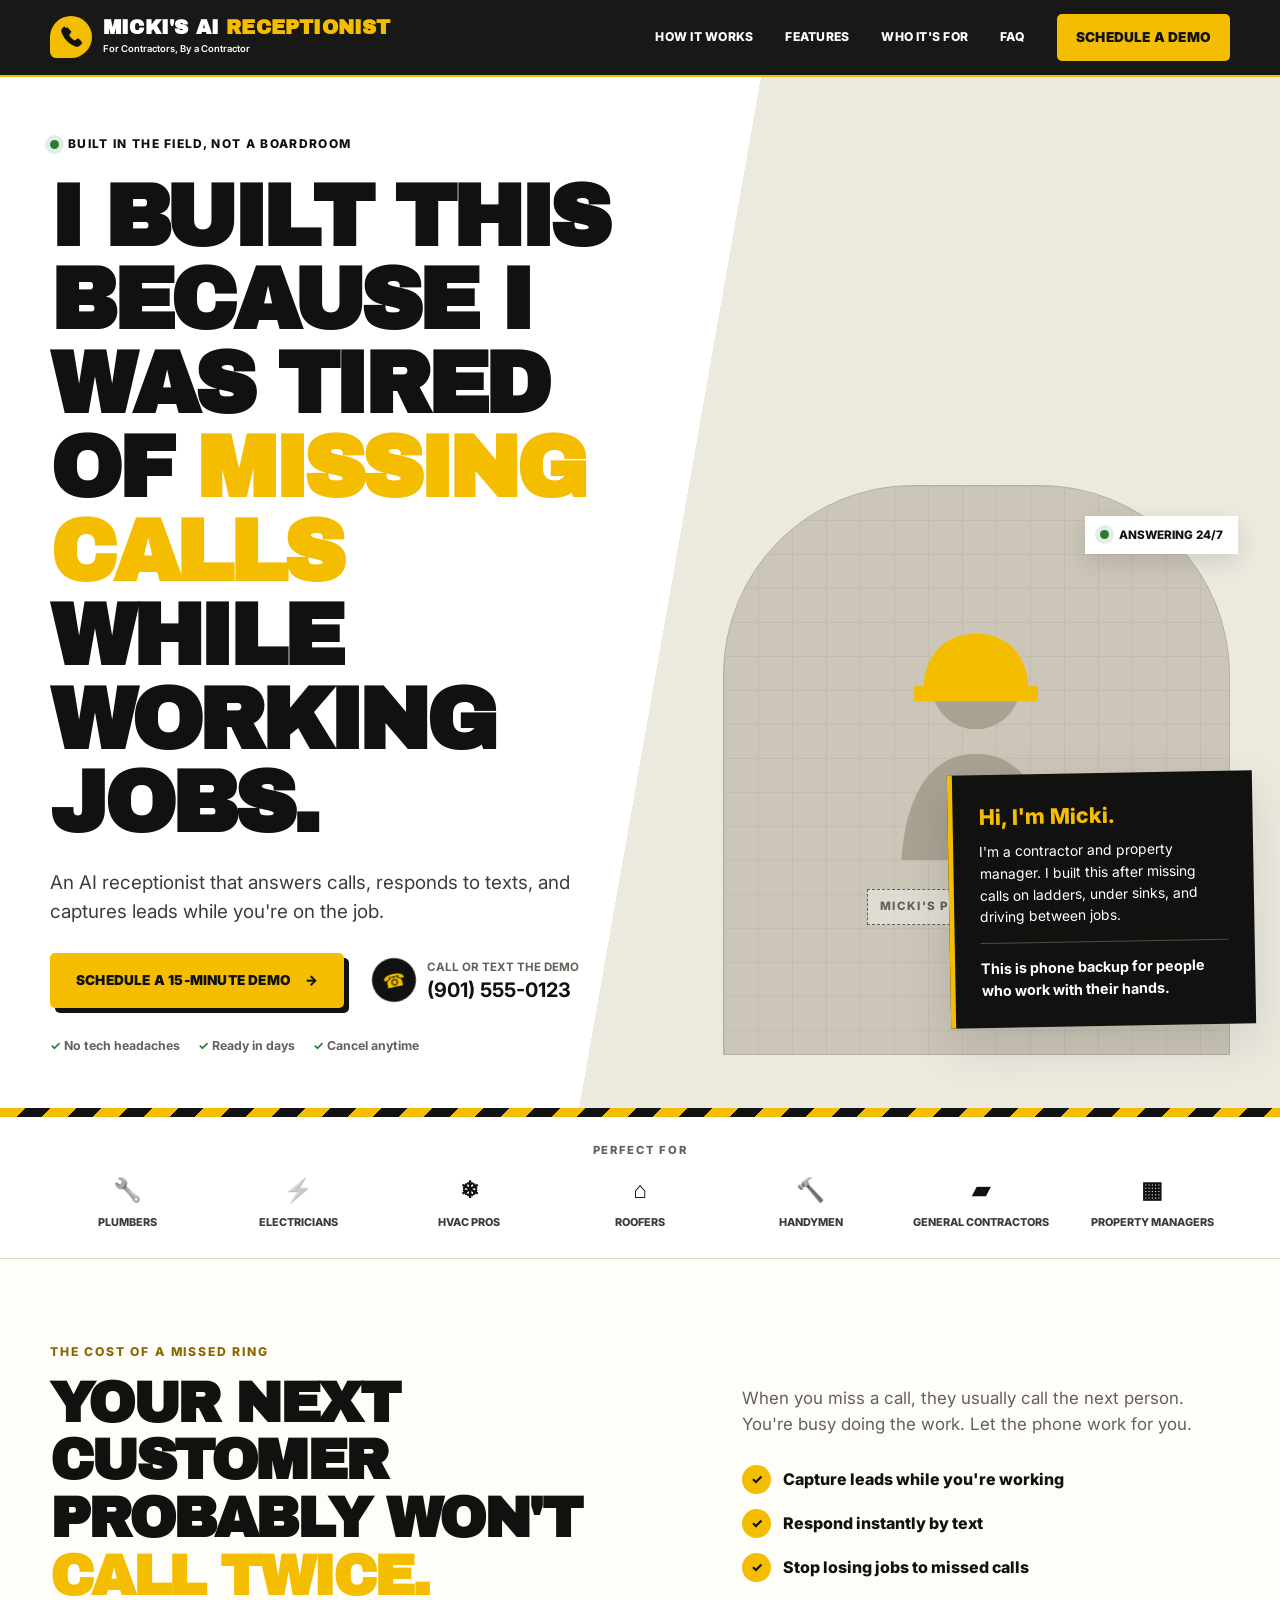
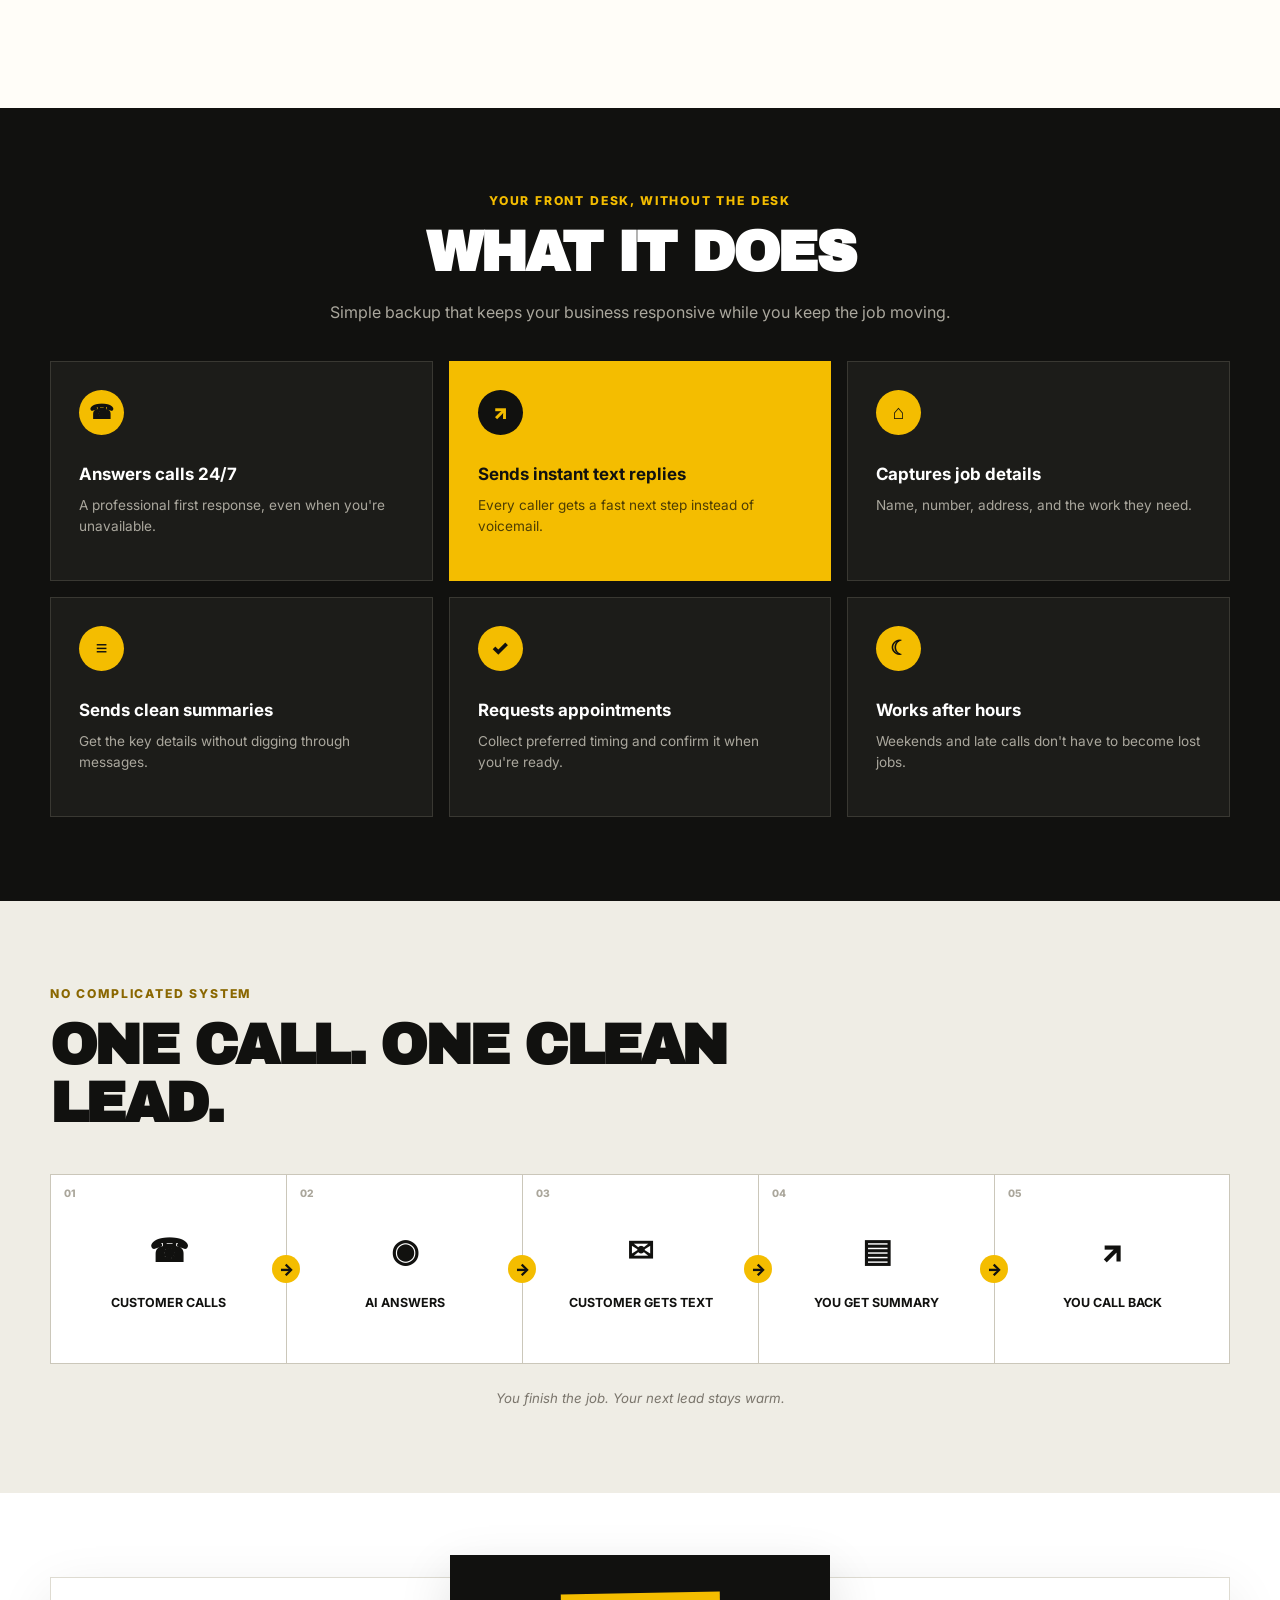
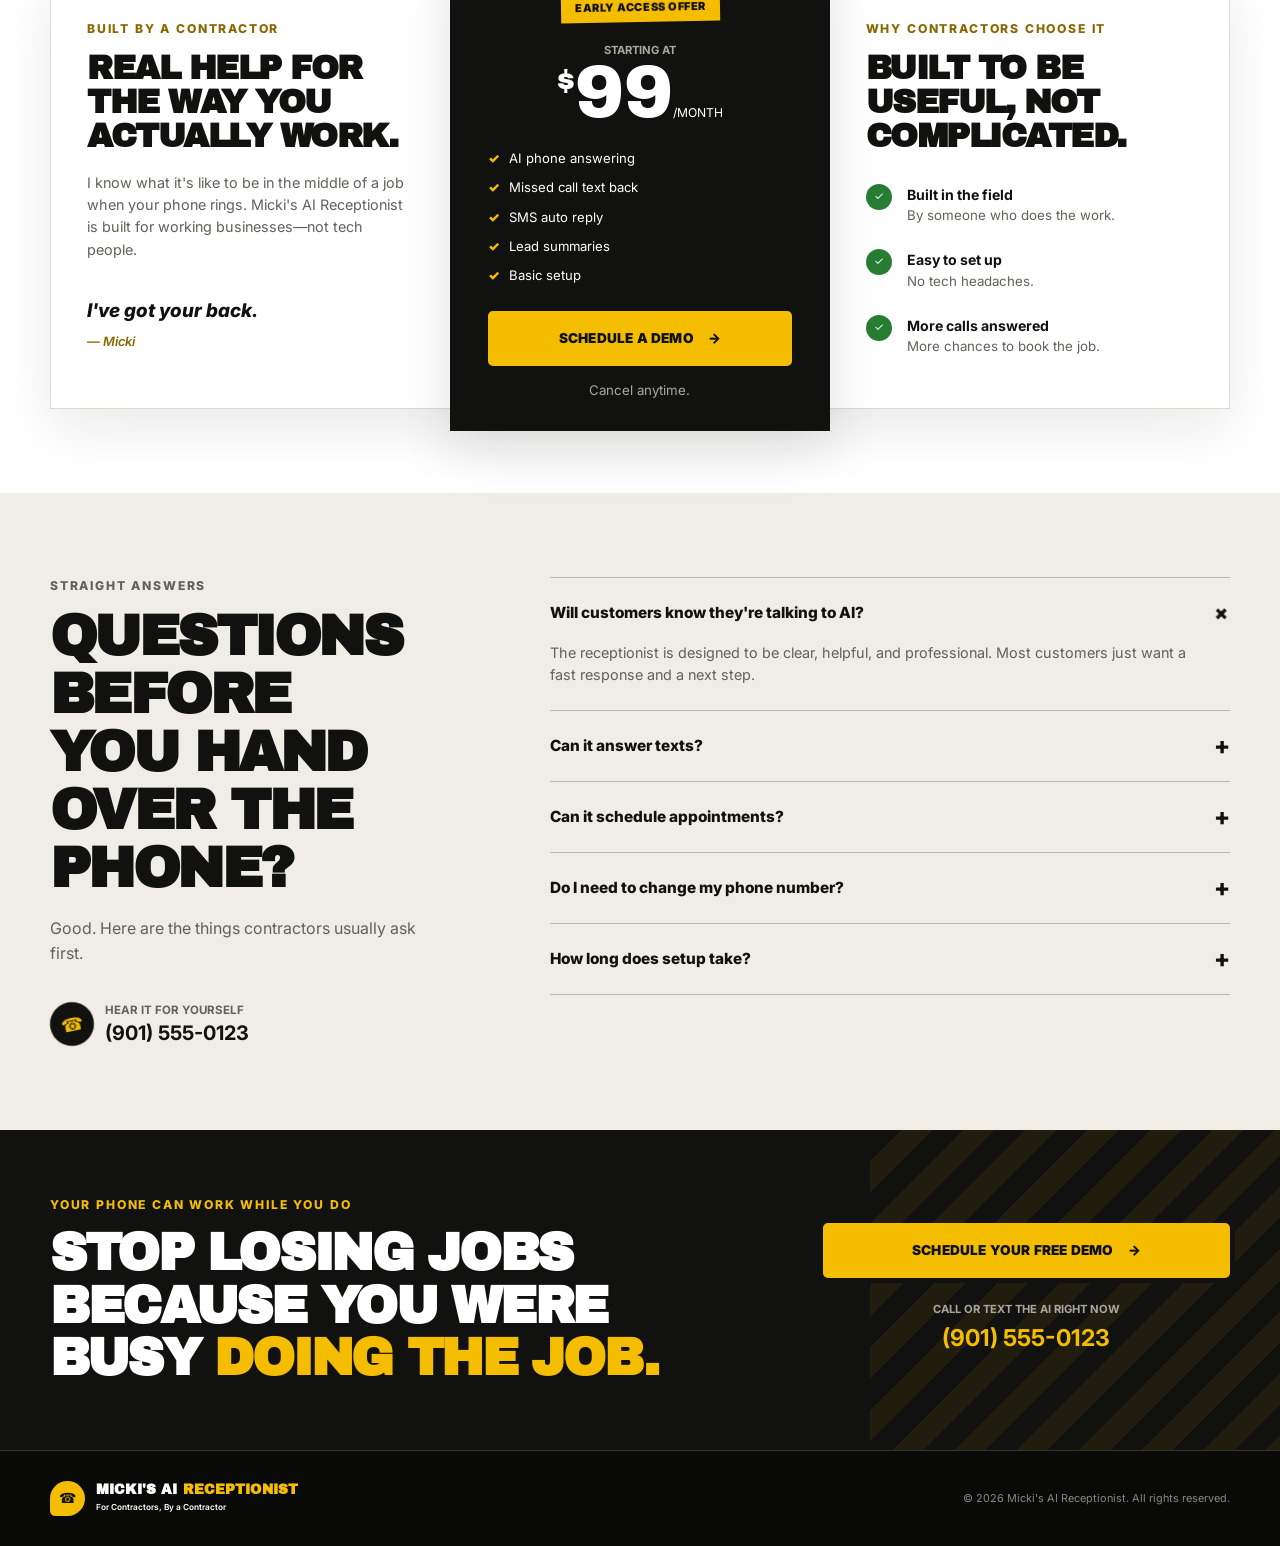
<file: index.html>
<!doctype html>
<html lang="en">
<head>
  <meta charset="utf-8">
  <meta name="viewport" content="width=device-width, initial-scale=1">
  <meta name="description" content="Micki's AI Receptionist answers calls, replies to texts, and captures leads for contractors and home service businesses.">
  <meta name="theme-color" content="#f4bd00">
  <title>Micki's AI Receptionist | Never Miss the Next Job</title>
  <link rel="preconnect" href="https://fonts.googleapis.com">
  <link rel="preconnect" href="https://fonts.gstatic.com" crossorigin>
  <link href="https://fonts.googleapis.com/css2?family=Archivo+Black&family=Inter:wght@400;500;600;700;800&display=swap" rel="stylesheet">
  <link rel="stylesheet" href="style.css">
</head>
<body>
  <a class="skip-link" href="#main-content">Skip to main content</a>

  <header class="site-header">
    <div class="container header-inner">
      <a class="brand" href="#top" aria-label="Micki's AI Receptionist home">
        <span class="brand-mark" aria-hidden="true">
          <svg viewBox="0 0 32 32"><path d="M9.4 4.8c.7-.7 1.8-.7 2.5 0l3.2 3.1c.6.6.7 1.6.2 2.3l-2 2.8c1.4 2.8 3.8 5.2 6.6 6.6l2.8-2c.7-.5 1.7-.4 2.3.2l3.1 3.2c.7.7.7 1.8 0 2.5l-2 2c-1.4 1.4-3.5 1.9-5.4 1.2C13.1 24 7 17.9 4.2 10.2c-.7-1.9-.2-4 1.2-5.4l2-2Z"/></svg>
        </span>
        <span class="brand-copy">
          <strong>Micki's AI <span>Receptionist</span></strong>
          <small>For Contractors, By a Contractor</small>
        </span>
      </a>

      <button class="menu-toggle" type="button" aria-expanded="false" aria-controls="site-nav">
        <span class="sr-only">Toggle navigation</span>
        <span></span><span></span><span></span>
      </button>

      <nav class="site-nav" id="site-nav" aria-label="Main navigation">
        <a href="#how-it-works">How It Works</a>
        <a href="#features">Features</a>
        <a href="#who-its-for">Who It's For</a>
        <a href="#faq">FAQ</a>
        <a class="button button-small schedule-link" href="#early-access" data-track="hero-demo-click">Schedule a Demo</a>
      </nav>
    </div>
  </header>

  <main id="main-content">
    <section class="hero" id="top">
      <div class="container hero-grid">
        <div class="hero-copy">
          <p class="eyebrow"><span></span> Built in the field, not a boardroom</p>
          <h1>I Built This Because I Was Tired of <em>Missing Calls</em> While Working Jobs.</h1>
          <p class="hero-lede">An AI receptionist that answers calls, responds to texts, and captures leads while you're on the job.</p>
          <div class="hero-actions">
            <a class="button schedule-link" href="#early-access" data-track="hero-demo-click">Schedule a 15-Minute Demo <span aria-hidden="true">→</span></a>
            <a class="text-link" href="tel:+19015550123" data-track="demo-phone-click">
              <span class="mini-phone" aria-hidden="true">☎</span>
              <span><small>Call or text the demo</small><strong>(901) 555-0123</strong></span>
            </a>
          </div>
          <div class="hero-proof" aria-label="Service benefits">
            <span>✓ No tech headaches</span>
            <span>✓ Ready in days</span>
            <span>✓ Cancel anytime</span>
          </div>
        </div>

        <div class="hero-visual">
          <!-- FOUNDER IMAGE PLACEHOLDER: Replace this .founder-placeholder block with Micki's photo later. -->
          <div class="founder-placeholder" role="img" aria-label="Placeholder for a photo of Micki, contractor and founder">
            <div class="placeholder-grid" aria-hidden="true"></div>
            <div class="photo-placeholder-content">
              <svg viewBox="0 0 180 220" aria-hidden="true">
                <circle cx="90" cy="60" r="38"/>
                <path d="M26 210c4-59 27-91 64-91s60 32 64 91H26Z"/>
                <path class="hard-hat" d="M45 61c2-28 19-45 45-45s43 17 45 45h8v13H37V61h8Z"/>
              </svg>
              <span>Micki's photo goes here</span>
            </div>
          </div>
          <aside class="founder-card">
            <p class="script">Hi, I'm Micki.</p>
            <p>I'm a contractor and property manager. I built this after missing calls on ladders, under sinks, and driving between jobs.</p>
            <strong>This is phone backup for people who work with their hands.</strong>
          </aside>
          <div class="live-badge"><span></span> Answering 24/7</div>
        </div>
      </div>
    </section>

    <section class="trade-strip" id="who-its-for" aria-labelledby="trade-heading">
      <div class="container">
        <p class="strip-label" id="trade-heading">Perfect for</p>
        <div class="trade-list">
          <div><span aria-hidden="true">🔧</span>Plumbers</div>
          <div><span aria-hidden="true">⚡</span>Electricians</div>
          <div><span aria-hidden="true">❄</span>HVAC Pros</div>
          <div><span aria-hidden="true">⌂</span>Roofers</div>
          <div><span aria-hidden="true">🔨</span>Handymen</div>
          <div><span aria-hidden="true">▰</span>General Contractors</div>
          <div><span aria-hidden="true">▦</span>Property Managers</div>
        </div>
      </div>
    </section>

    <section class="problem section-pad">
      <div class="container problem-grid">
        <div>
          <p class="section-kicker">The cost of a missed ring</p>
          <h2>Your Next Customer Probably Won't <span>Call Twice.</span></h2>
        </div>
        <div class="problem-copy">
          <p>When you miss a call, they usually call the next person. You're busy doing the work. Let the phone work for you.</p>
          <ul class="check-list">
            <li>Capture leads while you're working</li>
            <li>Respond instantly by text</li>
            <li>Stop losing jobs to missed calls</li>
          </ul>
        </div>
      </div>
    </section>

    <section class="features section-pad" id="features" aria-labelledby="features-title">
      <div class="container">
        <div class="section-heading centered">
          <p class="section-kicker">Your front desk, without the desk</p>
          <h2 id="features-title">What It Does</h2>
          <p>Simple backup that keeps your business responsive while you keep the job moving.</p>
        </div>
        <div class="feature-grid">
          <article class="feature-card"><span class="feature-icon" aria-hidden="true">☎</span><h3>Answers calls 24/7</h3><p>A professional first response, even when you're unavailable.</p></article>
          <article class="feature-card featured"><span class="feature-icon" aria-hidden="true">↗</span><h3>Sends instant text replies</h3><p>Every caller gets a fast next step instead of voicemail.</p></article>
          <article class="feature-card"><span class="feature-icon" aria-hidden="true">⌂</span><h3>Captures job details</h3><p>Name, number, address, and the work they need.</p></article>
          <article class="feature-card"><span class="feature-icon" aria-hidden="true">≡</span><h3>Sends clean summaries</h3><p>Get the key details without digging through messages.</p></article>
          <article class="feature-card"><span class="feature-icon" aria-hidden="true">✓</span><h3>Requests appointments</h3><p>Collect preferred timing and confirm it when you're ready.</p></article>
          <article class="feature-card"><span class="feature-icon" aria-hidden="true">☾</span><h3>Works after hours</h3><p>Weekends and late calls don't have to become lost jobs.</p></article>
        </div>
      </div>
    </section>

    <section class="flow section-pad" id="how-it-works" aria-labelledby="flow-title">
      <div class="container">
        <div class="section-heading">
          <p class="section-kicker">No complicated system</p>
          <h2 id="flow-title">One Call. One Clean Lead.</h2>
        </div>
        <ol class="flow-list">
          <li><span class="flow-number">01</span><span class="flow-icon" aria-hidden="true">☎</span><strong>Customer calls</strong></li>
          <li><span class="flow-number">02</span><span class="flow-icon" aria-hidden="true">◉</span><strong>AI answers</strong></li>
          <li><span class="flow-number">03</span><span class="flow-icon" aria-hidden="true">✉</span><strong>Customer gets text</strong></li>
          <li><span class="flow-number">04</span><span class="flow-icon" aria-hidden="true">▤</span><strong>You get summary</strong></li>
          <li><span class="flow-number">05</span><span class="flow-icon" aria-hidden="true">↗</span><strong>You call back</strong></li>
        </ol>
        <p class="flow-note">You finish the job. Your next lead stays warm.</p>
      </div>
    </section>

    <section class="offer-section section-pad" id="early-access">
      <div class="container offer-grid">
        <div class="offer-story">
          <p class="section-kicker">Built by a contractor</p>
          <h2>Real Help for the Way You Actually Work.</h2>
          <p>I know what it's like to be in the middle of a job when your phone rings. Micki's AI Receptionist is built for working businesses—not tech people.</p>
          <div class="signature">I've got your back. <span>— Micki</span></div>
        </div>

        <div class="price-card">
          <span class="price-label">Early Access Offer</span>
          <p class="starting">Starting at</p>
          <p class="price"><sup>$</sup>99<small>/month</small></p>
          <ul>
            <li>AI phone answering</li>
            <li>Missed call text back</li>
            <li>SMS auto reply</li>
            <li>Lead summaries</li>
            <li>Basic setup</li>
          </ul>
          <a class="button button-full schedule-link" href="#final-cta" data-track="pricing-demo-click">Schedule a Demo <span aria-hidden="true">→</span></a>
          <small class="cancel">Cancel anytime.</small>
        </div>

        <div class="why-card">
          <p class="section-kicker">Why contractors choose it</p>
          <h2>Built to Be Useful, Not Complicated.</h2>
          <ul class="reason-list">
            <li><span>✓</span><strong>Built in the field</strong><small>By someone who does the work.</small></li>
            <li><span>✓</span><strong>Easy to set up</strong><small>No tech headaches.</small></li>
            <li><span>✓</span><strong>More calls answered</strong><small>More chances to book the job.</small></li>
          </ul>
        </div>
      </div>
    </section>

    <section class="faq section-pad" id="faq" aria-labelledby="faq-title">
      <div class="container faq-grid">
        <div class="faq-intro">
          <p class="section-kicker">Straight answers</p>
          <h2 id="faq-title">Questions Before You Hand Over the Phone?</h2>
          <p>Good. Here are the things contractors usually ask first.</p>
          <a class="text-link faq-phone" href="tel:+19015550123" data-track="demo-phone-click"><span class="mini-phone" aria-hidden="true">☎</span><span><small>Hear it for yourself</small><strong>(901) 555-0123</strong></span></a>
        </div>
        <div class="accordion">
          <details open><summary>Will customers know they're talking to AI?<span aria-hidden="true">+</span></summary><p>The receptionist is designed to be clear, helpful, and professional. Most customers just want a fast response and a next step.</p></details>
          <details><summary>Can it answer texts?<span aria-hidden="true">+</span></summary><p>Yes. It can reply instantly to missed calls and incoming texts.</p></details>
          <details><summary>Can it schedule appointments?<span aria-hidden="true">+</span></summary><p>Yes. Appointment requests can be collected and routed to you for confirmation.</p></details>
          <details><summary>Do I need to change my phone number?<span aria-hidden="true">+</span></summary><p>No. You can forward calls from your existing business number.</p></details>
          <details><summary>How long does setup take?<span aria-hidden="true">+</span></summary><p>Most businesses can be ready within a few days.</p></details>
        </div>
      </div>
    </section>

    <section class="final-cta" id="final-cta">
      <div class="container final-grid">
        <div>
          <p class="section-kicker">Your phone can work while you do</p>
          <h2>Stop Losing Jobs Because You Were Busy <span>Doing the Job.</span></h2>
        </div>
        <div class="final-actions">
          <a class="button schedule-link" href="#early-access" data-track="final-demo-click">Schedule Your Free Demo <span aria-hidden="true">→</span></a>
          <a class="final-phone" href="tel:+19015550123" data-track="demo-phone-click"><small>Call or text the AI right now</small><strong>(901) 555-0123</strong></a>
        </div>
      </div>
    </section>
  </main>

  <footer class="site-footer">
    <div class="container footer-inner">
      <a class="brand footer-brand" href="#top">
        <span class="brand-mark" aria-hidden="true">☎</span>
        <span class="brand-copy"><strong>Micki's AI <span>Receptionist</span></strong><small>For Contractors, By a Contractor</small></span>
      </a>
      <p>© <span id="current-year"></span> Micki's AI Receptionist. All rights reserved.</p>
    </div>
  </footer>

  <script src="script.js"></script>
</body>
</html>
</file>
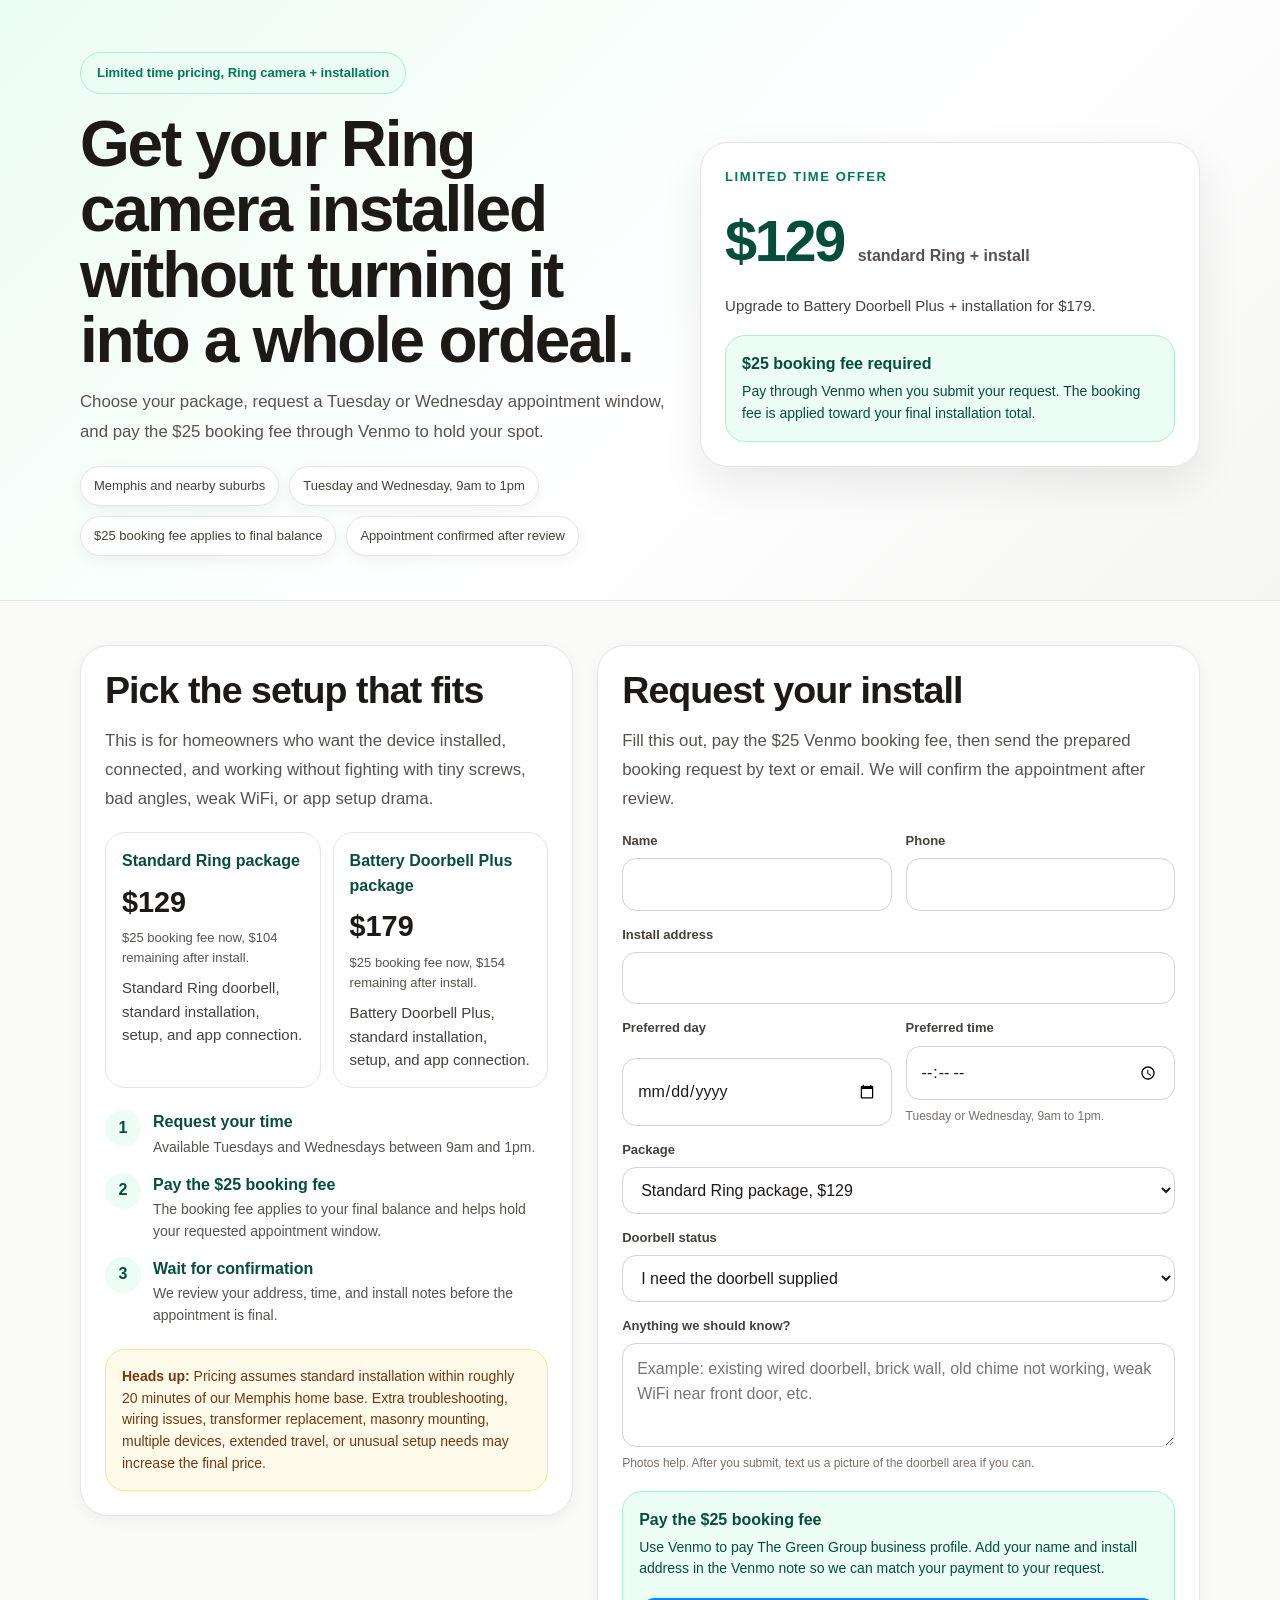
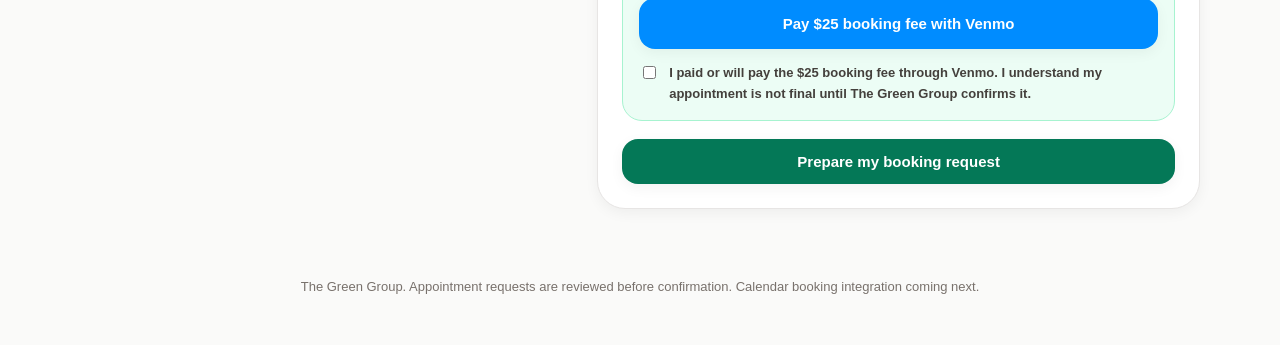
<file: booking.html>
<!DOCTYPE html>
<html lang="en">
<head>
<meta charset="UTF-8">
<meta name="viewport" content="width=device-width, initial-scale=1.0">
<title>Ring Camera Installation | The Green Group</title>
<script async src="https://www.googletagmanager.com/gtag/js?id=G-Z6JM72E55B"></script>
<script>
window.dataLayer = window.dataLayer || [];
function gtag(){dataLayer.push(arguments);}
gtag('js', new Date());
gtag('config', 'G-Z6JM72E55B');

function trackCTA(eventName, label) {
  if (window.gtag) gtag('event', eventName, { event_category: 'Booking', event_label: label });
}
</script>
<style>
:root{--bg:#fafaf9;--surface:#fff;--text:#1c1917;--muted:#57534e;--line:#e7e5e4;--green:#047857;--green-dark:#064e3b;--green-soft:#ecfdf5;--gold-soft:#fffbeb;--venmo:#008cff;--shadow-sm:0 4px 14px rgba(0,0,0,.05);--shadow-lg:0 18px 44px rgba(0,0,0,.08);--radius:28px;--max:1120px}
*{box-sizing:border-box}
body{margin:0;background:var(--bg);color:var(--text);font-family:Arial,Helvetica,sans-serif;line-height:1.55}
.container{width:min(var(--max),calc(100% - 32px));margin:0 auto}
.hero{background:linear-gradient(135deg,#ecfdf5 0%,#fff 58%,#f5f5f4 100%);border-bottom:1px solid var(--line)}
.hero-inner{padding:52px 0 44px;display:grid;grid-template-columns:1fr .85fr;gap:32px;align-items:center}
.eyebrow{display:inline-flex;border:1px solid #a7f3d0;background:var(--green-soft);color:var(--green);border-radius:999px;padding:10px 16px;font-size:13px;font-weight:800;margin-bottom:18px}
h1{margin:0;font-size:clamp(2.1rem,5vw,4rem);line-height:1.02;letter-spacing:-.035em}
h2{margin:0;font-size:clamp(1.65rem,3vw,2.35rem);line-height:1.1;letter-spacing:-.025em}
.hero-copy,.intro{margin-top:14px;color:var(--muted);font-size:1.05rem;line-height:1.75}
.price-card,.panel,.form-card{background:var(--surface);border:1px solid var(--line);border-radius:var(--radius);box-shadow:var(--shadow-sm);padding:24px}
.price-card{box-shadow:var(--shadow-lg)}
.price-kicker{color:var(--green);font-size:13px;font-weight:800;letter-spacing:.12em;text-transform:uppercase}
.price{margin-top:10px;font-size:clamp(2.2rem,5vw,3.6rem);font-weight:900;color:var(--green-dark);letter-spacing:-.04em}
.price span{font-size:1rem;color:var(--muted);font-weight:700;letter-spacing:0}
.price-note,.small{margin-top:8px;color:#44403c;font-size:15px}
.pill-row{display:flex;flex-wrap:wrap;gap:10px;margin-top:20px}
.pill{border:1px solid var(--line);background:#fff;border-radius:999px;padding:9px 13px;font-size:13px;color:#44403c;box-shadow:var(--shadow-sm)}
.section{padding:44px 0}
.grid{display:grid;grid-template-columns:.9fr 1.1fr;gap:24px;align-items:start}
.offer-grid{display:grid;grid-template-columns:1fr 1fr;gap:12px;margin-top:18px}
.offer{border:1px solid var(--line);border-radius:20px;padding:16px;background:#fff}
.offer-title{font-weight:900;color:var(--green-dark)}
.offer-price{margin-top:6px;font-size:1.8rem;font-weight:900}
.balance{margin-top:4px;color:#57534e;font-size:13px}
.steps{display:grid;gap:14px;margin-top:22px}
.step{display:grid;grid-template-columns:36px 1fr;gap:12px}
.step-number{width:36px;height:36px;border-radius:999px;background:var(--green-soft);color:var(--green-dark);display:grid;place-items:center;font-weight:900}
.step-title{font-weight:900;color:var(--green-dark)}
.step-copy{margin-top:2px;color:#57534e;font-size:14px}
.notice{margin-top:22px;background:var(--gold-soft);border:1px solid #fde68a;color:#78350f;border-radius:20px;padding:16px;font-size:14px}
.form-grid{display:grid;grid-template-columns:1fr 1fr;gap:14px}
.field{display:grid;gap:7px}
.field.full{grid-column:1/-1}
label{font-size:13px;font-weight:800;color:#44403c}
input,select,textarea{width:100%;border:1px solid #d6d3d1;border-radius:14px;padding:13px 14px;font:inherit;color:var(--text);background:#fff}
textarea{min-height:104px;resize:vertical}
.helper{color:#78716c;font-size:12px}
.btn{appearance:none;border:none;display:inline-flex;align-items:center;justify-content:center;border-radius:16px;padding:14px 18px;font-size:15px;font-weight:900;cursor:pointer;text-decoration:none;transition:transform .15s ease,box-shadow .15s ease}
.btn:hover{transform:translateY(-1px)}
.btn-primary{background:var(--green);color:#fff;box-shadow:var(--shadow-sm)}
.btn-secondary{background:#fff;color:var(--text);border:1px solid #d6d3d1;box-shadow:var(--shadow-sm)}
.btn-venmo{background:var(--venmo);color:#fff;box-shadow:var(--shadow-sm)}
.action-row{display:grid;gap:10px;margin-top:18px}
.booking-fee-box{margin-top:18px;border:1px solid #a7f3d0;background:var(--green-soft);border-radius:20px;padding:16px;color:var(--green-dark)}
.booking-fee-title{font-weight:900}
.booking-fee-copy{margin-top:4px;font-size:14px}
.payment-check{margin-top:14px;display:flex;gap:10px;align-items:flex-start;color:#44403c;font-size:13px}
.payment-check input{width:auto;margin-top:3px}
.result{display:none;margin-top:18px;border:1px solid var(--line);background:#f8faf9;border-radius:20px;padding:16px}
.result.visible{display:block}
.result-title{font-weight:900;color:var(--green-dark)}
.summary-box{margin-top:12px;white-space:pre-wrap;background:#fff;border:1px solid var(--line);border-radius:14px;padding:12px;color:#44403c;font-size:13px}
.footer{padding:24px 0 48px;color:#78716c;font-size:13px;text-align:center}
@media(max-width:880px){.hero-inner,.grid,.form-grid,.offer-grid{grid-template-columns:1fr}.hero-inner{padding-top:40px}}
@media(max-width:600px){.container{width:min(var(--max),calc(100% - 20px))}.panel,.form-card,.price-card{padding:18px}}
</style>
</head>
<body>
<header class="hero">
  <div class="container hero-inner">
    <div>
      <div class="eyebrow">Limited time pricing, Ring camera + installation</div>
      <h1>Get your Ring camera installed without turning it into a whole ordeal.</h1>
      <p class="hero-copy">Choose your package, request a Tuesday or Wednesday appointment window, and pay the $25 booking fee through Venmo to hold your spot.</p>
      <div class="pill-row">
        <div class="pill">Memphis and nearby suburbs</div>
        <div class="pill">Tuesday and Wednesday, 9am to 1pm</div>
        <div class="pill">$25 booking fee applies to final balance</div>
        <div class="pill">Appointment confirmed after review</div>
      </div>
    </div>
    <aside class="price-card">
      <div class="price-kicker">Limited time offer</div>
      <div class="price">$129 <span>standard Ring + install</span></div>
      <div class="price-note">Upgrade to Battery Doorbell Plus + installation for $179.</div>
      <div class="booking-fee-box">
        <div class="booking-fee-title">$25 booking fee required</div>
        <div class="booking-fee-copy">Pay through Venmo when you submit your request. The booking fee is applied toward your final installation total.</div>
      </div>
    </aside>
  </div>
</header>

<main class="section">
  <div class="container grid">
    <section class="panel">
      <h2>Pick the setup that fits</h2>
      <p class="intro">This is for homeowners who want the device installed, connected, and working without fighting with tiny screws, bad angles, weak WiFi, or app setup drama.</p>
      <div class="offer-grid">
        <div class="offer">
          <div class="offer-title">Standard Ring package</div>
          <div class="offer-price">$129</div>
          <div class="balance">$25 booking fee now, $104 remaining after install.</div>
          <div class="small">Standard Ring doorbell, standard installation, setup, and app connection.</div>
        </div>
        <div class="offer">
          <div class="offer-title">Battery Doorbell Plus package</div>
          <div class="offer-price">$179</div>
          <div class="balance">$25 booking fee now, $154 remaining after install.</div>
          <div class="small">Battery Doorbell Plus, standard installation, setup, and app connection.</div>
        </div>
      </div>

      <div class="steps">
        <div class="step">
          <div class="step-number">1</div>
          <div><div class="step-title">Request your time</div><div class="step-copy">Available Tuesdays and Wednesdays between 9am and 1pm.</div></div>
        </div>
        <div class="step">
          <div class="step-number">2</div>
          <div><div class="step-title">Pay the $25 booking fee</div><div class="step-copy">The booking fee applies to your final balance and helps hold your requested appointment window.</div></div>
        </div>
        <div class="step">
          <div class="step-number">3</div>
          <div><div class="step-title">Wait for confirmation</div><div class="step-copy">We review your address, time, and install notes before the appointment is final.</div></div>
        </div>
      </div>

      <div class="notice"><strong>Heads up:</strong> Pricing assumes standard installation within roughly 20 minutes of our Memphis home base. Extra troubleshooting, wiring issues, transformer replacement, masonry mounting, multiple devices, extended travel, or unusual setup needs may increase the final price.</div>
    </section>

    <section class="form-card">
      <h2>Request your install</h2>
      <p class="intro">Fill this out, pay the $25 Venmo booking fee, then send the prepared booking request by text or email. We will confirm the appointment after review.</p>

      <form id="bookingForm">
        <div class="form-grid">
          <div class="field"><label for="name">Name</label><input id="name" name="name" autocomplete="name" required></div>
          <div class="field"><label for="phone">Phone</label><input id="phone" name="phone" autocomplete="tel" required></div>
          <div class="field full"><label for="address">Install address</label><input id="address" name="address" autocomplete="street-address" required></div>
          <div class="field"><label for="date">Preferred day</label><input id="date" name="date" type="date" required></div>
          <div class="field"><label for="time">Preferred time</label><input id="time" name="time" type="time" min="09:00" max="13:00" required><div class="helper">Tuesday or Wednesday, 9am to 1pm.</div></div>
          <div class="field full">
            <label for="package">Package</label>
            <select id="package" name="package" required>
              <option value="Standard Ring package, $129">Standard Ring package, $129</option>
              <option value="Battery Doorbell Plus package, $179">Battery Doorbell Plus package, $179</option>
              <option value="Install only, customer already has device">Install only, customer already has device</option>
              <option value="Not sure, need guidance">Not sure, need guidance</option>
            </select>
          </div>
          <div class="field full">
            <label for="device">Doorbell status</label>
            <select id="device" name="device" required>
              <option value="I need the doorbell supplied">I need the doorbell supplied</option>
              <option value="I already have the Ring doorbell">I already have the Ring doorbell</option>
              <option value="I am not sure yet">I am not sure yet</option>
            </select>
          </div>
          <div class="field full">
            <label for="notes">Anything we should know?</label>
            <textarea id="notes" name="notes" placeholder="Example: existing wired doorbell, brick wall, old chime not working, weak WiFi near front door, etc."></textarea>
            <div class="helper">Photos help. After you submit, text us a picture of the doorbell area if you can.</div>
          </div>
        </div>

        <div class="booking-fee-box">
          <div class="booking-fee-title">Pay the $25 booking fee</div>
          <div class="booking-fee-copy">Use Venmo to pay The Green Group business profile. Add your name and install address in the Venmo note so we can match your payment to your request.</div>
          <div class="action-row">
            <a id="venmoLink" class="btn btn-venmo" href="https://venmo.com/u/thegreengroupllc?txn=pay&amount=25&note=Ring%20camera%20booking%20fee" target="_blank" rel="noopener" onclick="trackCTA('venmo_booking_fee_click','ring_install_booking_fee');">Pay $25 booking fee with Venmo</a>
          </div>
          <label class="payment-check">
            <input id="paidBookingFee" name="paidBookingFee" type="checkbox">
            <span>I paid or will pay the $25 booking fee through Venmo. I understand my appointment is not final until The Green Group confirms it.</span>
          </label>
        </div>

        <div class="action-row">
          <button class="btn btn-primary" type="submit">Prepare my booking request</button>
        </div>
      </form>

      <div id="result" class="result">
        <div class="result-title">Your request is ready.</div>
        <div class="small">Send this request by text or email. Make sure the $25 Venmo booking fee is paid so we can match and confirm your appointment.</div>
        <div id="summary" class="summary-box"></div>
        <div class="action-row">
          <a id="smsLink" class="btn btn-primary" href="sms:4432963062">Text this booking request</a>
          <a id="emailLink" class="btn btn-secondary" href="mailto:team@thegreengroupllc.com">Email this booking request</a>
        </div>
      </div>
    </section>
  </div>
</main>

<footer class="footer"><div class="container">The Green Group. Appointment requests are reviewed before confirmation. Calendar booking integration coming next.</div></footer>

<script>
const BUSINESS_PHONE = '4432963062';
const BUSINESS_EMAIL = 'team@thegreengroupllc.com';
const BOOKING_FEE = 25;
const form = document.getElementById('bookingForm');
const result = document.getElementById('result');
const summary = document.getElementById('summary');
const smsLink = document.getElementById('smsLink');
const emailLink = document.getElementById('emailLink');

function formatDate(value) {
  if (!value) return '';
  const [year, month, day] = value.split('-');
  return `${month}/${day}/${year}`;
}

function formatTime(value) {
  if (!value) return '';
  const [hour, minute] = value.split(':').map(Number);
  const suffix = hour >= 12 ? 'PM' : 'AM';
  const twelveHour = hour % 12 || 12;
  return `${twelveHour}:${String(minute).padStart(2, '0')} ${suffix}`;
}

function isTuesdayOrWednesday(dateValue) {
  const d = new Date(`${dateValue}T12:00:00`);
  const day = d.getDay();
  return day === 2 || day === 3;
}

function isWithinBookingWindow(timeValue) {
  return timeValue >= '09:00' && timeValue <= '13:00';
}

function getRemainingBalance(packageValue) {
  if (packageValue.includes('$129')) return '$104';
  if (packageValue.includes('$179')) return '$154';
  return 'To be confirmed';
}

form.addEventListener('submit', (event) => {
  event.preventDefault();
  const data = new FormData(form);
  const selectedDate = data.get('date');
  const selectedTime = data.get('time');

  if (!isTuesdayOrWednesday(selectedDate)) {
    alert('Please choose a Tuesday or Wednesday appointment request.');
    return;
  }

  if (!isWithinBookingWindow(selectedTime)) {
    alert('Please choose a time between 9:00 AM and 1:00 PM.');
    return;
  }

  const paidBookingFee = document.getElementById('paidBookingFee').checked ? 'Customer checked booking fee box' : 'Booking fee still needs to be matched';
  const packageChoice = data.get('package');

  const bookingSummary = [
    'Ring Camera Install Booking Request',
    '',
    `Name: ${data.get('name')}`,
    `Phone: ${data.get('phone')}`,
    `Address: ${data.get('address')}`,
    `Preferred day/time: ${formatDate(selectedDate)} at ${formatTime(selectedTime)}`,
    `Package: ${packageChoice}`,
    `Doorbell status: ${data.get('device')}`,
    `Booking fee: $${BOOKING_FEE} through Venmo`,
    `Remaining balance after booking fee: ${getRemainingBalance(packageChoice)}`,
    `Booking fee status: ${paidBookingFee}`,
    `Notes: ${data.get('notes') || 'None provided'}`,
    '',
    'I understand this appointment is pending until The Green Group confirms it.'
  ].join('\n');

  summary.textContent = bookingSummary;
  smsLink.href = `sms:${BUSINESS_PHONE}?&body=${encodeURIComponent(bookingSummary)}`;
  emailLink.href = `mailto:${BUSINESS_EMAIL}?subject=${encodeURIComponent('Ring Camera Install Booking Request')}&body=${encodeURIComponent(bookingSummary)}`;
  result.classList.add('visible');
  result.scrollIntoView({ behavior: 'smooth', block: 'start' });
  trackCTA('booking_request_prepared', 'ring_install_form');
});
</script>
</body>
</html>
</file>
<file: style.css>
:root {
  --yellow: #f4bd00;
  --yellow-bright: #ffca0a;
  --yellow-soft: #fff6cf;
  --ink: #11110f;
  --ink-soft: #24231f;
  --paper: #fffdf8;
  --white: #ffffff;
  --muted: #636159;
  --line: #dedbd1;
  --green: #287d35;
  --max: 1180px;
  --radius: 22px;
  --shadow: 0 18px 50px rgba(17, 17, 15, .12);
}

* { box-sizing: border-box; }
html { scroll-behavior: smooth; scroll-padding-top: 92px; }
body { margin: 0; background: var(--paper); color: var(--ink); font-family: "Inter", Arial, sans-serif; line-height: 1.55; }
body.menu-open { overflow: hidden; }
a { color: inherit; text-decoration: none; }
button, a { -webkit-tap-highlight-color: transparent; }
img, svg { display: block; max-width: 100%; }
.container { width: min(var(--max), calc(100% - 36px)); margin-inline: auto; }
.sr-only { position: absolute; width: 1px; height: 1px; padding: 0; margin: -1px; overflow: hidden; clip: rect(0, 0, 0, 0); white-space: nowrap; border: 0; }
.skip-link { position: fixed; top: 8px; left: 8px; z-index: 999; padding: 10px 15px; background: var(--yellow); color: var(--ink); font-weight: 800; transform: translateY(-150%); }
.skip-link:focus { transform: translateY(0); }

h1, h2, h3, p { margin-top: 0; }
h1, h2, .brand strong, .price { font-family: "Archivo Black", Impact, sans-serif; }
h1 { margin-bottom: 22px; font-size: clamp(2.55rem, 7.5vw, 5.4rem); line-height: .97; letter-spacing: -.05em; text-transform: uppercase; }
h2 { margin-bottom: 18px; font-size: clamp(2rem, 5vw, 3.55rem); line-height: 1.02; letter-spacing: -.045em; text-transform: uppercase; }
h2 span, h1 em { color: var(--yellow); font-style: normal; }
.section-pad { padding: 84px 0; }
.section-kicker { margin-bottom: 13px; color: #8a6700; font-size: .76rem; font-weight: 800; letter-spacing: .15em; text-transform: uppercase; }
.section-heading { max-width: 680px; margin-bottom: 36px; }
.section-heading.centered { margin-inline: auto; text-align: center; }
.section-heading > p:last-child, .faq-intro > p { color: var(--muted); }

.site-header { position: sticky; top: 0; z-index: 100; background: rgba(17, 17, 15, .97); color: var(--white); border-bottom: 2px solid var(--yellow); backdrop-filter: blur(10px); }
.header-inner { min-height: 74px; display: flex; align-items: center; justify-content: space-between; gap: 20px; }
.brand { display: inline-flex; align-items: center; gap: 11px; min-width: 0; }
.brand-mark { flex: 0 0 42px; width: 42px; height: 42px; display: grid; place-items: center; border-radius: 50% 50% 50% 15%; background: var(--yellow); color: var(--ink); }
.brand-mark svg { width: 27px; fill: currentColor; }
.brand-copy { display: flex; flex-direction: column; min-width: 0; }
.brand-copy strong { font-size: clamp(.93rem, 3.7vw, 1.22rem); line-height: 1; letter-spacing: .01em; text-transform: uppercase; white-space: nowrap; }
.brand-copy strong span { color: var(--yellow); }
.brand-copy small { margin-top: 5px; font-size: .59rem; font-weight: 600; white-space: nowrap; }
.site-nav { display: flex; align-items: center; gap: clamp(18px, 2.5vw, 32px); font-size: .76rem; font-weight: 800; letter-spacing: .02em; text-transform: uppercase; }
.site-nav > a:not(.button) { position: relative; padding: 28px 0; }
.site-nav > a:not(.button)::after { content: ""; position: absolute; right: 0; bottom: 20px; left: 0; height: 2px; background: var(--yellow); transform: scaleX(0); transition: transform .2s ease; }
.site-nav > a:hover::after, .site-nav > a:focus-visible::after { transform: scaleX(1); }
.menu-toggle { display: none; width: 44px; height: 44px; padding: 10px; border: 0; background: transparent; }
.menu-toggle span:not(.sr-only) { display: block; width: 24px; height: 2px; margin: 5px auto; background: var(--white); transition: .2s ease; }

.button { display: inline-flex; align-items: center; justify-content: center; gap: 14px; min-height: 54px; padding: 15px 24px; border: 2px solid var(--yellow); border-radius: 5px; background: var(--yellow); color: var(--ink); box-shadow: 5px 5px 0 var(--ink); font-size: .85rem; font-weight: 900; letter-spacing: .015em; text-align: center; text-transform: uppercase; transition: transform .16s ease, box-shadow .16s ease, background .16s ease; }
.button:hover, .button:focus-visible { background: var(--yellow-bright); box-shadow: 2px 2px 0 var(--ink); transform: translate(3px, 3px); }
.button-small { min-height: 43px; padding: 11px 17px; box-shadow: none; }
.button-small:hover, .button-small:focus-visible { box-shadow: none; transform: translateY(-1px); }
.button-full { width: 100%; }

.hero { position: relative; overflow: hidden; background: linear-gradient(100deg, #fff 0 52%, #ece9df 52%); }
.hero::before { content: ""; position: absolute; inset: auto 0 0; height: 9px; background: repeating-linear-gradient(135deg, var(--yellow) 0 18px, var(--ink) 18px 36px); }
.hero-grid { min-height: 680px; display: grid; grid-template-columns: 1.02fr .98fr; align-items: center; gap: 30px; padding-top: 54px; padding-bottom: 62px; }
.hero-copy { position: relative; z-index: 3; }
.eyebrow { display: inline-flex; align-items: center; gap: 9px; margin-bottom: 22px; font-size: .75rem; font-weight: 800; letter-spacing: .11em; text-transform: uppercase; }
.eyebrow span, .live-badge span { width: 9px; height: 9px; border-radius: 50%; background: var(--green); box-shadow: 0 0 0 5px rgba(40, 125, 53, .13); }
.hero-lede { max-width: 620px; margin-bottom: 26px; color: #3e3c36; font-size: clamp(1rem, 1.8vw, 1.18rem); }
.hero-actions { display: flex; align-items: center; gap: 28px; }
.text-link { display: inline-flex; align-items: center; gap: 11px; }
.text-link small, .text-link strong { display: block; }
.text-link small { color: var(--muted); font-size: .72rem; font-weight: 700; text-transform: uppercase; }
.text-link strong { margin-top: 1px; font-size: 1.25rem; line-height: 1.2; }
.mini-phone { width: 44px; height: 44px; display: grid; place-items: center; flex: 0 0 auto; border-radius: 50%; background: var(--ink); color: var(--yellow); font-size: 1.15rem; transform: rotate(-12deg); }
.hero-proof { display: flex; flex-wrap: wrap; gap: 10px 18px; margin-top: 28px; color: var(--muted); font-size: .77rem; font-weight: 700; }
.hero-proof span::first-letter { color: var(--green); }
.hero-visual { position: relative; align-self: end; min-height: 585px; }
.founder-placeholder { position: absolute; inset: 15px 0 0 10%; overflow: hidden; border-radius: 190px 190px 0 0; background: #cbc6b8; border: 1px solid #b6b0a1; }
.placeholder-grid { position: absolute; inset: 0; opacity: .21; background-image: linear-gradient(rgba(17,17,15,.22) 1px, transparent 1px), linear-gradient(90deg, rgba(17,17,15,.22) 1px, transparent 1px); background-size: 34px 34px; }
.photo-placeholder-content { position: absolute; inset: 0; display: grid; place-content: center; justify-items: center; gap: 18px; color: #656056; font-weight: 800; letter-spacing: .08em; text-transform: uppercase; }
.photo-placeholder-content svg { width: 210px; fill: #a8a293; }
.photo-placeholder-content svg .hard-hat { fill: var(--yellow); }
.photo-placeholder-content span { padding: 8px 12px; border: 1px dashed currentColor; background: rgba(255,255,255,.38); font-size: .72rem; }
.founder-card { position: absolute; right: -24px; bottom: 28px; width: min(305px, 62%); padding: 26px; background: var(--ink); color: var(--white); border-left: 5px solid var(--yellow); box-shadow: var(--shadow); transform: rotate(-1deg); }
.founder-card p { margin-bottom: 14px; font-size: .87rem; }
.founder-card .script { margin-bottom: 8px; color: var(--yellow); font-size: 1.35rem; font-weight: 800; }
.founder-card strong { display: block; padding-top: 14px; border-top: 1px solid #4d4b45; font-size: .9rem; line-height: 1.55; }
.live-badge { position: absolute; top: 46px; right: -8px; display: flex; align-items: center; gap: 10px; padding: 10px 15px; background: var(--white); box-shadow: 0 8px 24px rgba(0,0,0,.12); font-size: .73rem; font-weight: 800; text-transform: uppercase; }

.trade-strip { padding: 25px 0 28px; background: var(--white); border-bottom: 1px solid var(--line); }
.strip-label { margin-bottom: 20px; color: var(--muted); font-size: .7rem; font-weight: 800; letter-spacing: .15em; text-align: center; text-transform: uppercase; }
.trade-list { display: grid; grid-template-columns: repeat(7, 1fr); gap: 15px; }
.trade-list div { display: grid; justify-items: center; gap: 7px; color: #3d3b35; font-size: .68rem; font-weight: 800; line-height: 1.25; text-align: center; text-transform: uppercase; }
.trade-list span { min-height: 30px; color: var(--ink); font-size: 1.45rem; line-height: 1; filter: grayscale(1); }

.problem { background: var(--paper); }
.problem-grid { display: grid; grid-template-columns: 1fr .85fr; gap: 10%; align-items: center; }
.problem-copy > p { color: var(--muted); font-size: 1.06rem; }
.check-list { display: grid; gap: 15px; margin: 28px 0 0; padding: 0; list-style: none; }
.check-list li { display: flex; align-items: center; gap: 12px; font-weight: 800; }
.check-list li::before { content: "✓"; width: 29px; height: 29px; display: grid; place-items: center; flex: 0 0 auto; border-radius: 50%; background: var(--yellow); color: var(--ink); font-size: .84rem; }

.features { background: var(--ink); color: var(--white); }
.features .section-kicker { color: var(--yellow); }
.features .section-heading > p:last-child { color: #aaa79d; }
.feature-grid { display: grid; grid-template-columns: repeat(3, 1fr); gap: 16px; }
.feature-card { position: relative; min-height: 220px; padding: 28px; overflow: hidden; border: 1px solid #393832; background: #1c1c19; transition: transform .2s ease, border-color .2s ease; }
.feature-card:hover { border-color: var(--yellow); transform: translateY(-4px); }
.feature-card.featured { background: var(--yellow); color: var(--ink); border-color: var(--yellow); }
.feature-icon { width: 45px; height: 45px; display: grid; place-items: center; margin-bottom: 26px; border-radius: 50%; background: var(--yellow); color: var(--ink); font-size: 1.25rem; font-weight: 900; }
.featured .feature-icon { background: var(--ink); color: var(--yellow); }
.feature-card h3 { margin-bottom: 8px; font-size: 1.06rem; }
.feature-card p { margin-bottom: 0; color: #aaa79d; font-size: .85rem; }
.featured p { color: #4d3d03; }

.flow { background: #efede5; }
.flow .section-heading { margin-bottom: 42px; }
.flow-list { display: grid; grid-template-columns: repeat(5, 1fr); margin: 0; padding: 0; list-style: none; }
.flow-list li { position: relative; min-height: 190px; display: flex; flex-direction: column; align-items: center; justify-content: center; padding: 24px 14px; border: 1px solid #cbc7ba; border-right: 0; background: var(--white); text-align: center; }
.flow-list li:last-child { border-right: 1px solid #cbc7ba; }
.flow-list li:not(:last-child)::after { content: "→"; position: absolute; right: -14px; z-index: 2; width: 28px; height: 28px; display: grid; place-items: center; border-radius: 50%; background: var(--yellow); color: var(--ink); font-weight: 900; }
.flow-number { position: absolute; top: 11px; left: 13px; color: #aaa69b; font-size: .64rem; font-weight: 800; }
.flow-icon { margin-bottom: 17px; font-size: 2rem; font-weight: 800; }
.flow-list strong { font-size: .78rem; text-transform: uppercase; }
.flow-note { margin: 24px 0 0; color: #7a756c; font-size: .83rem; font-style: italic; text-align: center; }

.offer-section { background: var(--white); }
.offer-grid { display: grid; grid-template-columns: .95fr .9fr .95fr; align-items: stretch; box-shadow: 0 18px 55px rgba(17,17,15,.09); }
.offer-story, .why-card { padding: 42px 36px; border: 1px solid var(--line); }
.offer-story { border-right: 0; }
.why-card { border-left: 0; }
.offer-story h2, .why-card h2 { font-size: clamp(1.55rem, 2.6vw, 2.3rem); }
.offer-story > p:not(.section-kicker) { color: var(--muted); font-size: .9rem; }
.signature { margin-top: 35px; font-size: 1.18rem; font-weight: 800; font-style: italic; }
.signature span { display: block; margin-top: 7px; color: #8a6700; font-size: .8rem; font-weight: 600; }
.price-card { position: relative; z-index: 2; margin: -22px 0; padding: 38px 38px 30px; background: var(--ink); color: var(--white); box-shadow: var(--shadow); }
.price-label { display: block; width: fit-content; margin: 0 auto 20px; padding: 6px 14px; background: var(--yellow); color: var(--ink); font-size: .69rem; font-weight: 900; letter-spacing: .05em; text-transform: uppercase; transform: rotate(-1deg); }
.starting { margin-bottom: -4px; color: #aaa79d; font-size: .7rem; font-weight: 700; text-align: center; text-transform: uppercase; }
.price { margin-bottom: 19px; font-size: 4.6rem; line-height: 1; text-align: center; }
.price sup { top: -.55em; font-size: 1.8rem; }
.price small { font-family: "Inter", sans-serif; font-size: .76rem; letter-spacing: 0; text-transform: uppercase; }
.price-card ul { display: grid; gap: 9px; margin: 0 0 25px; padding: 0; list-style: none; font-size: .82rem; }
.price-card li::before { content: "✓"; margin-right: 9px; color: var(--yellow); font-weight: 900; }
.cancel { display: block; margin-top: 14px; color: #aaa79d; text-align: center; }
.reason-list { display: grid; gap: 23px; margin: 30px 0 0; padding: 0; list-style: none; }
.reason-list li { display: grid; grid-template-columns: 30px 1fr; column-gap: 11px; }
.reason-list li > span { grid-row: 1 / 3; width: 26px; height: 26px; display: grid; place-items: center; border-radius: 50%; background: var(--green); color: var(--white); font-size: .7rem; }
.reason-list strong { font-size: .88rem; }
.reason-list small { color: var(--muted); }

.faq { background: #efede5; }
.faq-grid { display: grid; grid-template-columns: .72fr 1.28fr; gap: 10%; align-items: start; }
.faq-intro { position: sticky; top: 115px; }
.faq-phone { margin-top: 20px; }
.accordion { border-top: 1px solid #bbb7aa; }
details { border-bottom: 1px solid #bbb7aa; }
summary { display: flex; align-items: center; justify-content: space-between; gap: 20px; padding: 23px 0; cursor: pointer; font-size: .96rem; font-weight: 800; list-style: none; }
summary::-webkit-details-marker { display: none; }
summary span { font-size: 1.5rem; line-height: 1; transition: transform .2s ease; }
details[open] summary span { transform: rotate(45deg); }
details p { max-width: 680px; margin: -6px 40px 24px 0; color: var(--muted); font-size: .9rem; }

.final-cta { position: relative; overflow: hidden; padding: 66px 0; background: var(--ink); color: var(--white); }
.final-cta::after { content: ""; position: absolute; top: 0; right: 0; width: 32%; height: 100%; opacity: .07; background: repeating-linear-gradient(135deg, transparent 0 22px, var(--yellow) 22px 44px); }
.final-grid { position: relative; z-index: 2; display: grid; grid-template-columns: 1.25fr .75fr; gap: 8%; align-items: center; }
.final-grid h2 { margin-bottom: 0; font-size: clamp(2rem, 4vw, 3.7rem); }
.final-cta .section-kicker { color: var(--yellow); }
.final-actions { display: grid; gap: 23px; }
.final-phone { display: block; text-align: center; }
.final-phone small, .final-phone strong { display: block; }
.final-phone small { color: #aaa79d; font-size: .7rem; font-weight: 700; text-transform: uppercase; }
.final-phone strong { margin-top: 3px; color: var(--yellow); font-size: 1.45rem; }
.site-footer { padding: 30px 0; background: #090908; color: var(--white); border-top: 1px solid #36342e; }
.footer-inner { display: flex; align-items: center; justify-content: space-between; gap: 24px; }
.footer-brand .brand-mark { flex-basis: 35px; width: 35px; height: 35px; font-size: .9rem; }
.footer-brand .brand-copy strong { font-size: .85rem; }
.footer-brand .brand-copy small { font-size: .52rem; }
.footer-inner > p { margin: 0; color: #88867e; font-size: .68rem; }

:focus-visible { outline: 3px solid #2e7de9; outline-offset: 3px; }

@media (max-width: 980px) {
  .menu-toggle { position: relative; z-index: 102; display: block; }
  .menu-toggle[aria-expanded="true"] span:nth-of-type(2) { transform: translateY(7px) rotate(45deg); }
  .menu-toggle[aria-expanded="true"] span:nth-of-type(3) { opacity: 0; }
  .menu-toggle[aria-expanded="true"] span:nth-of-type(4) { transform: translateY(-7px) rotate(-45deg); }
  .site-nav { position: fixed; inset: 74px 0 auto; display: none; align-items: stretch; padding: 20px 18px 28px; background: var(--ink); border-bottom: 2px solid var(--yellow); box-shadow: 0 20px 30px rgba(0,0,0,.25); }
  .site-nav.open { display: grid; }
  .site-nav > a:not(.button) { padding: 12px 4px; border-bottom: 1px solid #36352f; }
  .site-nav > a:not(.button)::after { display: none; }
  .hero { background: linear-gradient(180deg, #fff 0 52%, #ece9df 52%); }
  .hero-grid { grid-template-columns: 1fr; padding-top: 48px; }
  .hero-copy { max-width: 760px; }
  .hero-visual { min-height: 590px; }
  .founder-placeholder { inset-inline: 12%; }
  .founder-card { right: 3%; }
  .trade-list { grid-template-columns: repeat(4, 1fr); row-gap: 25px; }
  .feature-grid { grid-template-columns: repeat(2, 1fr); }
  .offer-grid { grid-template-columns: 1fr 1fr; box-shadow: none; }
  .offer-story { border-right: 1px solid var(--line); }
  .price-card { margin: 0; }
  .why-card { grid-column: 1 / -1; border: 1px solid var(--line); }
  .reason-list { grid-template-columns: repeat(3, 1fr); }
}

@media (max-width: 720px) {
  .container { width: min(100% - 28px, var(--max)); }
  .section-pad { padding: 64px 0; }
  .brand-mark { flex-basis: 38px; width: 38px; height: 38px; }
  .brand-mark svg { width: 23px; }
  h1 { font-size: clamp(2.45rem, 12.2vw, 4.2rem); }
  h2 { font-size: clamp(1.9rem, 9vw, 3rem); }
  .hero-grid { gap: 22px; min-height: 0; padding-top: 40px; }
  .hero-actions { align-items: stretch; flex-direction: column; gap: 22px; }
  .hero-actions .button { width: 100%; }
  .text-link { width: fit-content; }
  .hero-visual { min-height: 510px; margin-inline: -14px; }
  .founder-placeholder { inset: 20px 3% 0 9%; border-radius: 140px 140px 0 0; }
  .photo-placeholder-content svg { width: 165px; }
  .founder-card { right: 0; bottom: 14px; width: 72%; padding: 20px; }
  .founder-card p { font-size: .76rem; }
  .founder-card .script { font-size: 1.12rem; }
  .founder-card strong { font-size: .78rem; }
  .live-badge { top: 42px; right: 0; }
  .trade-list { grid-template-columns: repeat(2, 1fr); }
  .trade-list div:last-child { grid-column: 1 / -1; }
  .problem-grid, .faq-grid, .final-grid { grid-template-columns: 1fr; gap: 28px; }
  .feature-grid { grid-template-columns: 1fr; }
  .feature-card { min-height: 0; }
  .flow-list { grid-template-columns: 1fr; gap: 0; }
  .flow-list li { min-height: 105px; flex-direction: row; justify-content: flex-start; gap: 18px; padding: 22px 22px 22px 54px; border-right: 1px solid #cbc7ba; border-bottom: 0; text-align: left; }
  .flow-list li:last-child { border-bottom: 1px solid #cbc7ba; }
  .flow-list li:not(:last-child)::after { right: auto; bottom: -14px; left: calc(50% - 14px); content: "↓"; }
  .flow-number { top: 50%; left: 14px; transform: translateY(-50%); }
  .flow-icon { width: 35px; margin-bottom: 0; text-align: center; }
  .offer-grid { display: flex; flex-direction: column; }
  .offer-story, .why-card, .price-card { padding: 35px 25px; }
  .price-card { order: -1; }
  .reason-list { grid-template-columns: 1fr; }
  .faq-intro { position: static; }
  .final-grid { text-align: center; }
  .footer-inner { flex-direction: column; text-align: center; }
}

@media (prefers-reduced-motion: reduce) {
  html { scroll-behavior: auto; }
  *, *::before, *::after { transition-duration: .01ms !important; animation-duration: .01ms !important; animation-iteration-count: 1 !important; }
}
</file>
